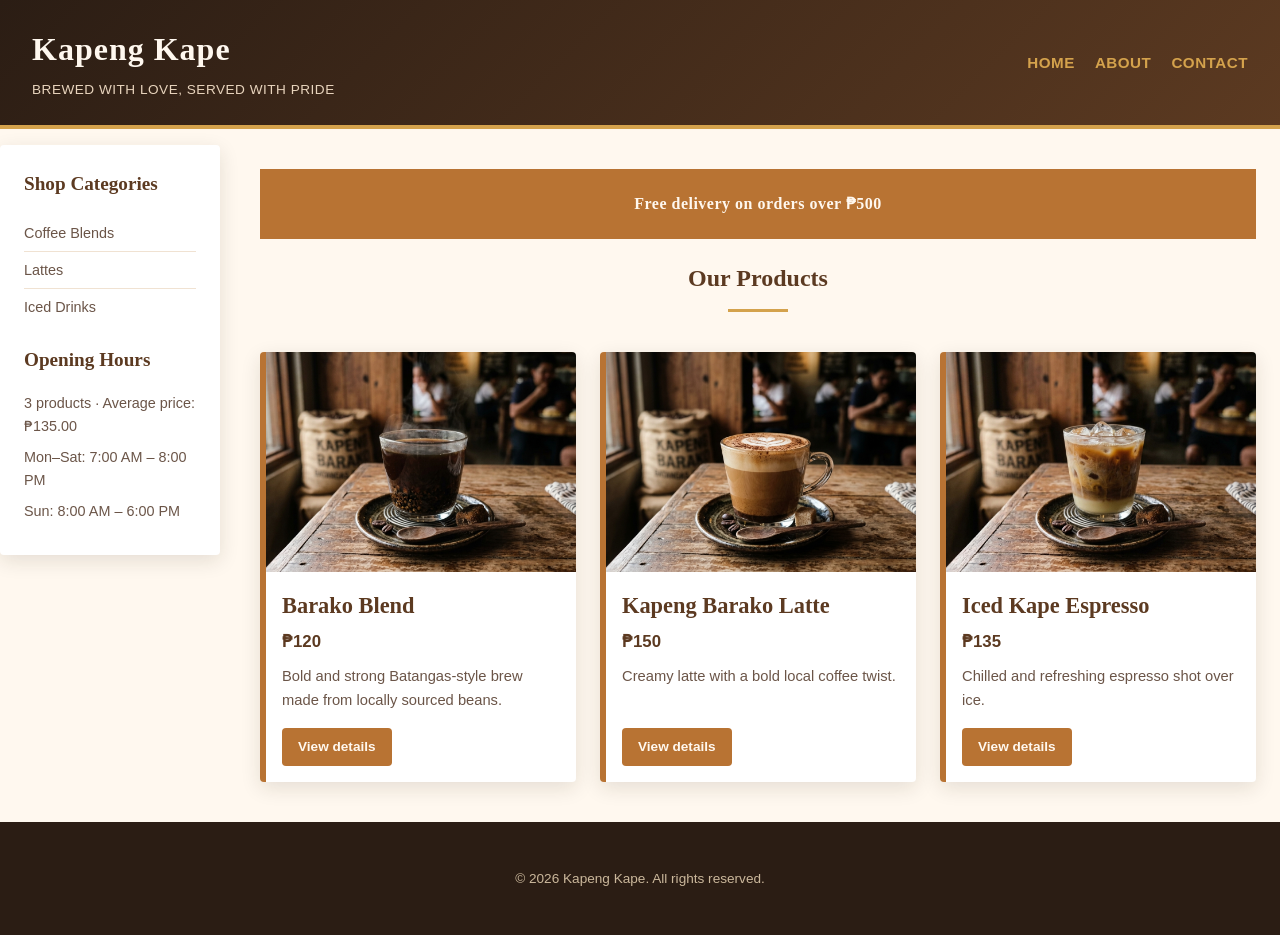
<file: index.html>
<!DOCTYPE html>
<html lang="en">
<head>
  <meta charset="UTF-8">
  <meta name="viewport" content="width=device-width, initial-scale=1.0">
  <title>Kapeng Kape</title>
  <link rel="stylesheet" href="style.css">
</head>
<body>

  <div class="page">

    <header class="site-header">
      <div class="brand">
        <h1 id="shop-name">Kapeng Kape</h1>
        <p>Brewed with love, served with pride</p>
      </div>

      <nav>
        <ul>
          <li><a href="index.html">Home</a></li>
          <li><a href="about.html">About</a></li>
          <li><a href="contact.html">Contact</a></li>
        </ul>
      </nav>
    </header>

    <aside>
      <h2>Shop Categories</h2>
      <ul>
        <li>Coffee Blends</li>
        <li>Lattes</li>
        <li>Iced Drinks</li>
      </ul>

      <h2>Opening Hours</h2>
      <p id="product-summary"></p>
      <p>Mon–Sat: 7:00 AM – 8:00 PM</p>
      <p>Sun: 8:00 AM – 6:00 PM</p>
    </aside>

    <main>
      <div class="promo-banner">
        Free delivery on orders over ₱500
      </div>

      <h2>Our Products</h2>

      <div class="product-grid">
        <article class="product-card">
          <img src="barako.png" alt="Cup of Barako Blend coffee">
          <div class="card-body">
            <h3>Barako Blend</h3>
            <span class="price">₱120</span>
            <p class="description">Bold and strong Batangas-style brew made from locally sourced beans.</p>
            <a class="view-details" href="products/blend.html">View details</a>
          </div>
        </article>

        <article class="product-card">
          <img src="latte.png" alt="Kapeng Barako Latte in a glass cup">
          <div class="card-body">
            <h3>Kapeng Barako Latte</h3>
            <span class="price">₱150</span>
            <p class="description">Creamy latte with a bold local coffee twist.</p>
            <a class="view-details" href="products/latte.html">View details</a>
          </div>
        </article>

        <article class="product-card">
          <img src="espresso.png" alt="Iced Kape Espresso in a tall glass">
          <div class="card-body">
            <h3>Iced Kape Espresso</h3>
            <span class="price">₱135</span>
            <p class="description">Chilled and refreshing espresso shot over ice.</p>
            <a class="view-details" href="products/espresso.html">View details</a>
          </div>
        </article>
      </div>
    </main>

    <footer>
      <p id="copyright">&copy; 2026 Kapeng Kape. All rights reserved.</p>
    </footer>

  </div>
<script src="script.js"></script>
</body>
</html>
</file>
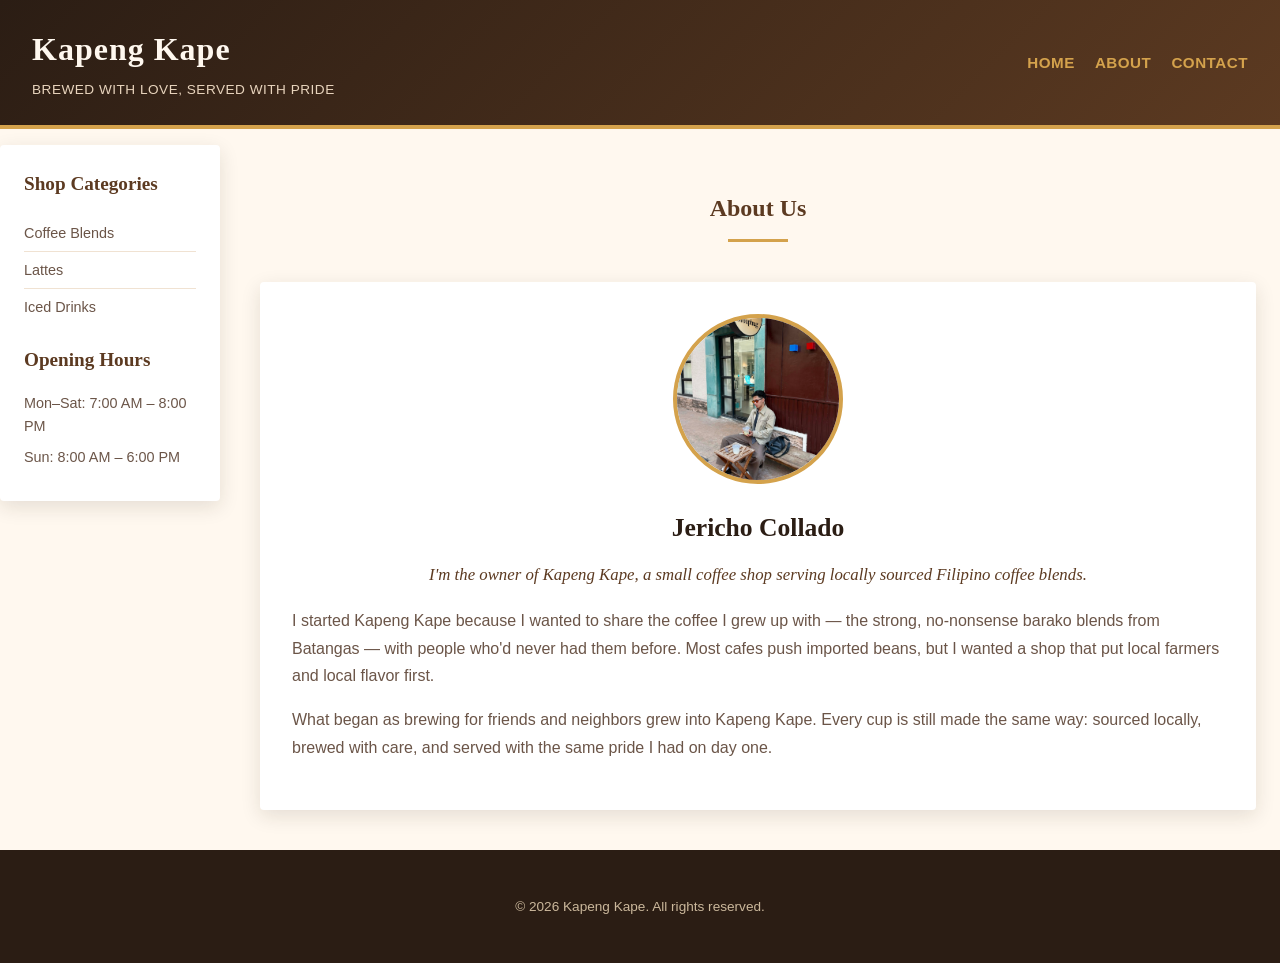
<file: about.html>
<!DOCTYPE html>
<html lang="en">
<head>
  <meta charset="UTF-8">
  <meta name="viewport" content="width=device-width, initial-scale=1.0">
  <title>About - Kapeng Kape</title>
  <link rel="stylesheet" href="style.css">
</head>
<body>

  <div class="page">

    <header class="site-header">
      <div class="brand">
        <h1 id="shop-name">Kapeng Kape</h1>
        <p>Brewed with love, served with pride</p>
      </div>

      <nav>
        <ul>
          <li><a href="index.html">Home</a></li>
          <li><a href="about.html">About</a></li>
          <li><a href="contact.html">Contact</a></li>
        </ul>
      </nav>
    </header>

    <aside>
      <h2>Shop Categories</h2>
      <ul>
        <li>Coffee Blends</li>
        <li>Lattes</li>
        <li>Iced Drinks</li>
      </ul>

      <h2>Opening Hours</h2>
      <p>Mon–Sat: 7:00 AM – 8:00 PM</p>
      <p>Sun: 8:00 AM – 6:00 PM</p>
    </aside>

    <main>
      <h2>About Us</h2>

      <section>
        <img src="owner.jpg" alt="Jericho Collado, owner of kapeng-kape" style="width: 170px; height: 170px; object-fit: cover; border-radius: 50%;">
        <h3>Jericho Collado</h3>
        <p>I'm the owner of Kapeng Kape, a small coffee shop serving locally sourced Filipino coffee blends.</p>

        <p>I started Kapeng Kape because I wanted to share the coffee I grew up with — the strong, no-nonsense barako blends from Batangas — with people who'd never had them before. Most cafes push imported beans, but I wanted a shop that put local farmers and local flavor first.</p>
        <p>What began as brewing for friends and neighbors grew into Kapeng Kape. Every cup is still made the same way: sourced locally, brewed with care, and served with the same pride I had on day one.</p>
      </section>
    </main>

    <footer>
      <p id="copyright">&copy; 2026 Kapeng Kape. All rights reserved.</p>
    </footer>

  </div>
<script src="script.js"></script>
</body>
</html>
</file>
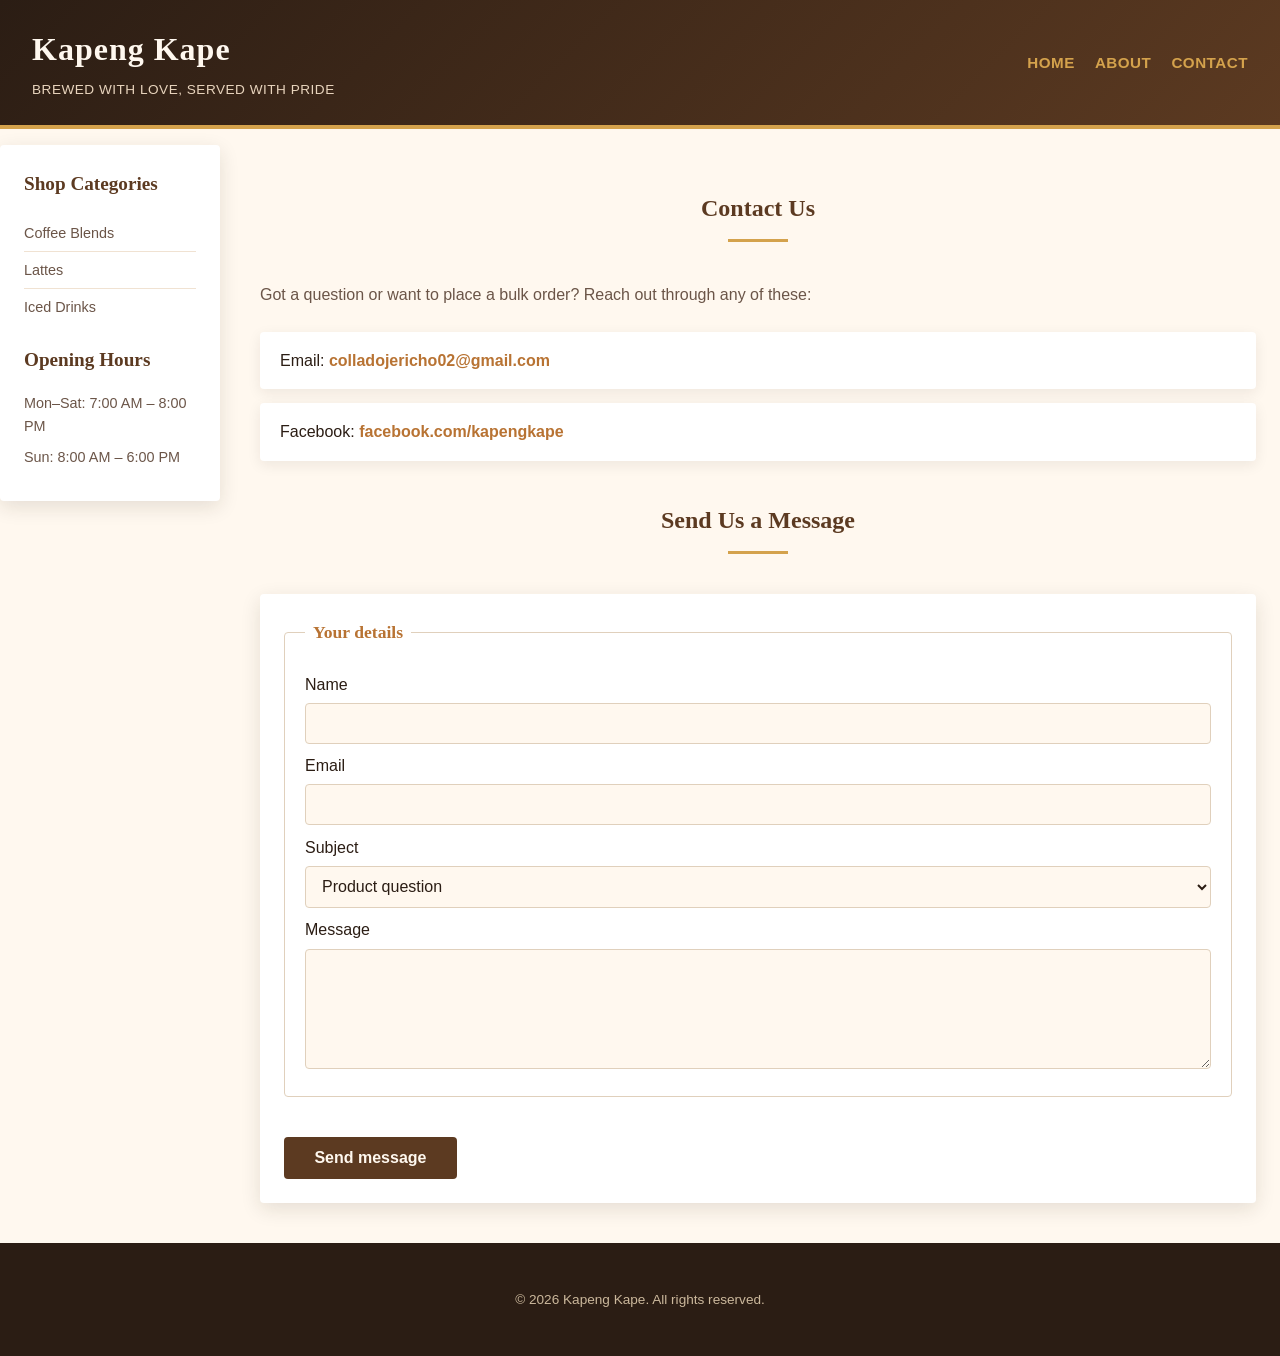
<file: contact.html>
<!DOCTYPE html>
<html lang="en">
<head>
  <meta charset="UTF-8">
  <meta name="viewport" content="width=device-width, initial-scale=1.0">
  <title>Contact - Kapeng Kape</title>
  <link rel="stylesheet" href="style.css">
</head>
<body>

  <div class="page">

    <header class="site-header">
      <div class="brand">
        <h1 id="shop-name">Kapeng Kape</h1>
        <p>Brewed with love, served with pride</p>
      </div>

      <nav>
        <ul>
          <li><a href="index.html">Home</a></li>
          <li><a href="about.html">About</a></li>
          <li><a href="contact.html">Contact</a></li>
        </ul>
      </nav>
    </header>

    <aside>
      <h2>Shop Categories</h2>
      <ul>
        <li>Coffee Blends</li>
        <li>Lattes</li>
        <li>Iced Drinks</li>
      </ul>

      <h2>Opening Hours</h2>
      <p>Mon–Sat: 7:00 AM – 8:00 PM</p>
      <p>Sun: 8:00 AM – 6:00 PM</p>
    </aside>

    <main>
      <h2>Contact Us</h2>
      <p>Got a question or want to place a bulk order? Reach out through any of these:</p>

      <ul class="contact-list">
        <li>Email: <a href="mailto:colladojericho02@gmail.com">colladojericho02@gmail.com</a></li>
        <li>Facebook: <a href="https://www.facebook.com/">facebook.com/kapengkape</a></li>
      </ul>

      <h2>Send Us a Message</h2>
      <form>
        <fieldset>
          <legend>Your details</legend>

          <label for="name">Name</label>
          <input type="text" id="name" name="name" required>

          <label for="email">Email</label>
          <input type="email" id="email" name="email" required>

          <label for="subject">Subject</label>
          <select id="subject" name="subject">
            <option value="product-question">Product question</option>
            <option value="order-status">Order status</option>
            <option value="wholesale">Wholesale enquiry</option>
            <option value="other">Something else</option>
          </select>

          <label for="message">Message</label>
          <textarea id="message" name="message" required></textarea>
        </fieldset>

        <button type="submit">Send message</button>
      </form>
    </main>

    <footer>
      <p id="copyright">&copy; 2026 Kapeng Kape. All rights reserved.</p>
    </footer>

  </div>
<script src="script.js"></script>
</body>
</html>
</file>
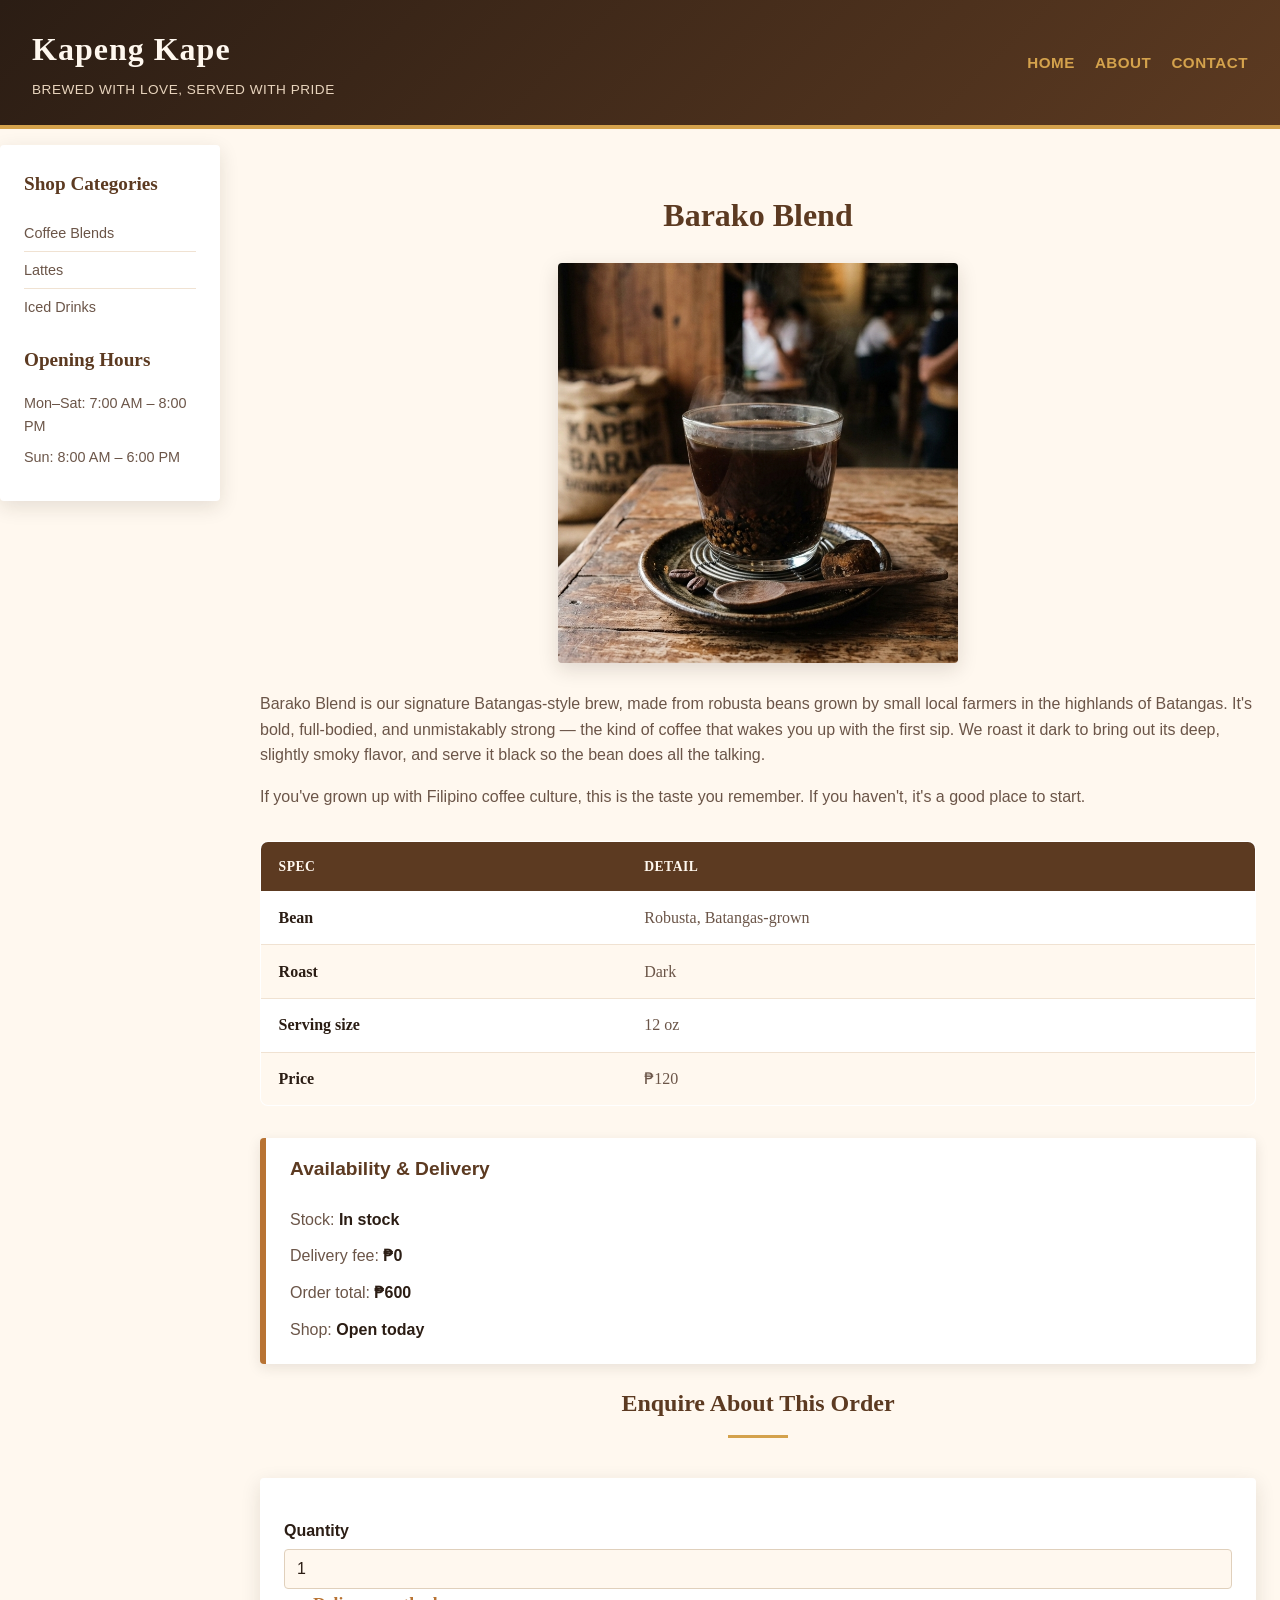
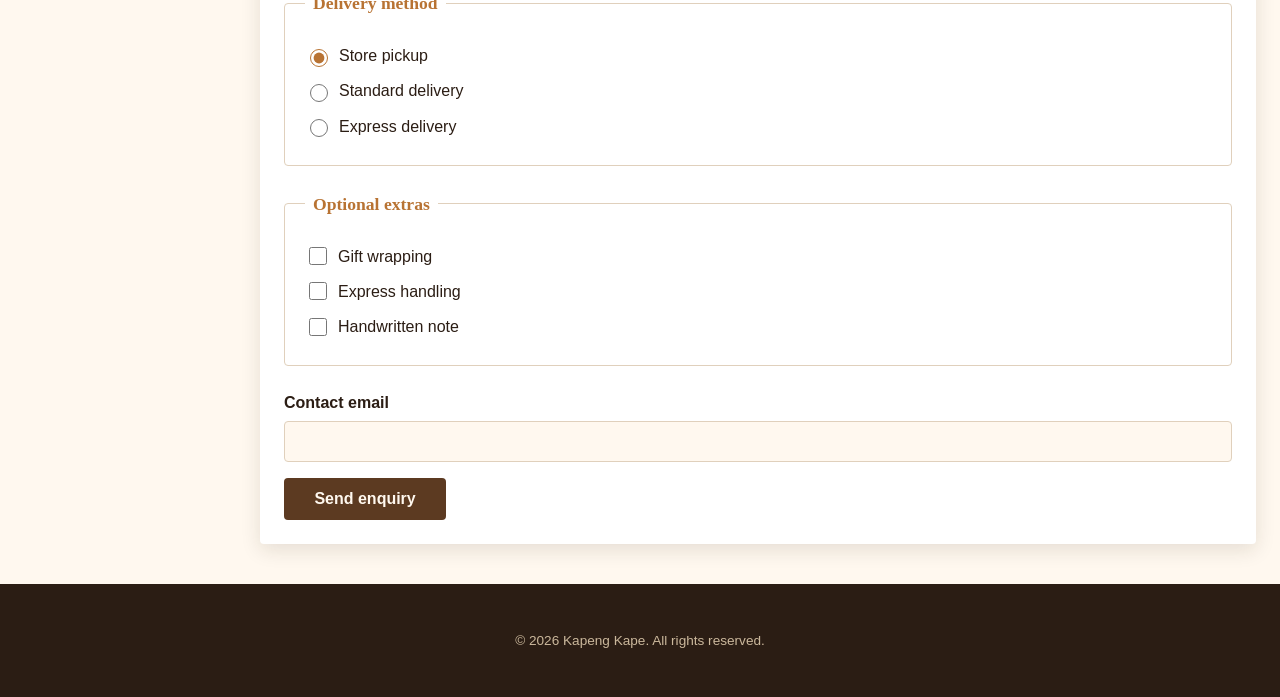
<file: products/blend.html>
<!DOCTYPE html>
<html lang="en">
<head>
  <meta charset="UTF-8">
  <meta name="viewport" content="width=device-width, initial-scale=1.0">
  <title>Barako Blend - Kapeng Kape</title>
  <link rel="stylesheet" href="../style.css">
</head>
<body>

  <div class="page">

    <header class="site-header">
      <div class="brand">
        <h1 id="shop-name">Kapeng Kape</h1>
        <p>Brewed with love, served with pride</p>
      </div>

      <nav>
        <ul>
          <li><a href="../index.html">Home</a></li>
          <li><a href="../about.html">About</a></li>
          <li><a href="../contact.html">Contact</a></li>
        </ul>
      </nav>
    </header>

    <aside>
      <h2>Shop Categories</h2>
      <ul>
        <li>Coffee Blends</li>
        <li>Lattes</li>
        <li>Iced Drinks</li>
      </ul>

      <h2>Opening Hours</h2>
      <p>Mon–Sat: 7:00 AM – 8:00 PM</p>
      <p>Sun: 8:00 AM – 6:00 PM</p>
    </aside>

    <main>
      <h1>Barako Blend</h1>

      <img src="../barako.png" alt="..." class="product-photo">

      <p>Barako Blend is our signature Batangas-style brew, made from robusta beans grown by small local farmers in the highlands of Batangas. It's bold, full-bodied, and unmistakably strong — the kind of coffee that wakes you up with the first sip. We roast it dark to bring out its deep, slightly smoky flavor, and serve it black so the bean does all the talking.</p>
      <p>If you've grown up with Filipino coffee culture, this is the taste you remember. If you haven't, it's a good place to start.</p>

      <div class="table-wrapper">
      <table>
        <thead>
          <tr>
            <th>Spec</th>
            <th>Detail</th>
          </tr>
        </thead>
        <tbody>
          <tr>
            <td>Bean</td>
            <td>Robusta, Batangas-grown</td>
          </tr>
          <tr>
            <td>Roast</td>
            <td>Dark</td>
          </tr>
          <tr>
            <td>Serving size</td>
            <td>12 oz</td>
          </tr>
          <tr>
            <td>Price</td>
            <td>₱120</td>
          </tr>
        </tbody>
      </table>
      </div>

            <div class="status-box" id="product-status" data-stock="25" data-order-total="600" data-member="true">
        <h2>Availability &amp; Delivery</h2>
        <ul>
          <li>Stock: <strong id="stock-status"></strong></li>
          <li>Delivery fee: <strong id="delivery-fee"></strong></li>
          <li>Order total: <strong id="final-total"></strong></li>
          <li>Shop: <strong id="shop-status"></strong></li>
        </ul>
      </div>

      <h2 class="form-heading">Enquire About This Order</h2>
      <form class="enquiry-form">
        <label for="quantity">Quantity</label>
        <input type="number" id="quantity" name="quantity" min="1" max="20" value="1" required>

        <fieldset>
          <legend>Delivery method</legend>

          <label for="delivery-pickup">
            <input type="radio" id="delivery-pickup" name="delivery" value="pickup" checked>
            Store pickup
          </label>

          <label for="delivery-standard">
            <input type="radio" id="delivery-standard" name="delivery" value="standard">
            Standard delivery
          </label>

          <label for="delivery-express">
            <input type="radio" id="delivery-express" name="delivery" value="express">
            Express delivery
          </label>
        </fieldset>

        <fieldset>
          <legend>Optional extras</legend>

          <label for="extra-giftwrap">
            <input type="checkbox" id="extra-giftwrap" name="extras" value="gift-wrapping">
            Gift wrapping
          </label>

          <label for="extra-express-handling">
            <input type="checkbox" id="extra-express-handling" name="extras" value="express-handling">
            Express handling
          </label>

          <label for="extra-note">
            <input type="checkbox" id="extra-note" name="extras" value="handwritten-note">
            Handwritten note
          </label>
        </fieldset>

        <label for="enquiry-email">Contact email</label>
        <input type="email" id="enquiry-email" name="enquiry-email" required>

        <button type="submit">Send enquiry</button>
      </form>
    </main>

    <footer>
      <p id="copyright">&copy; 2026 Kapeng Kape. All rights reserved.</p>
    </footer>

  </div>
  <script src="../script.js"></script>
</body>
</html>
</file>
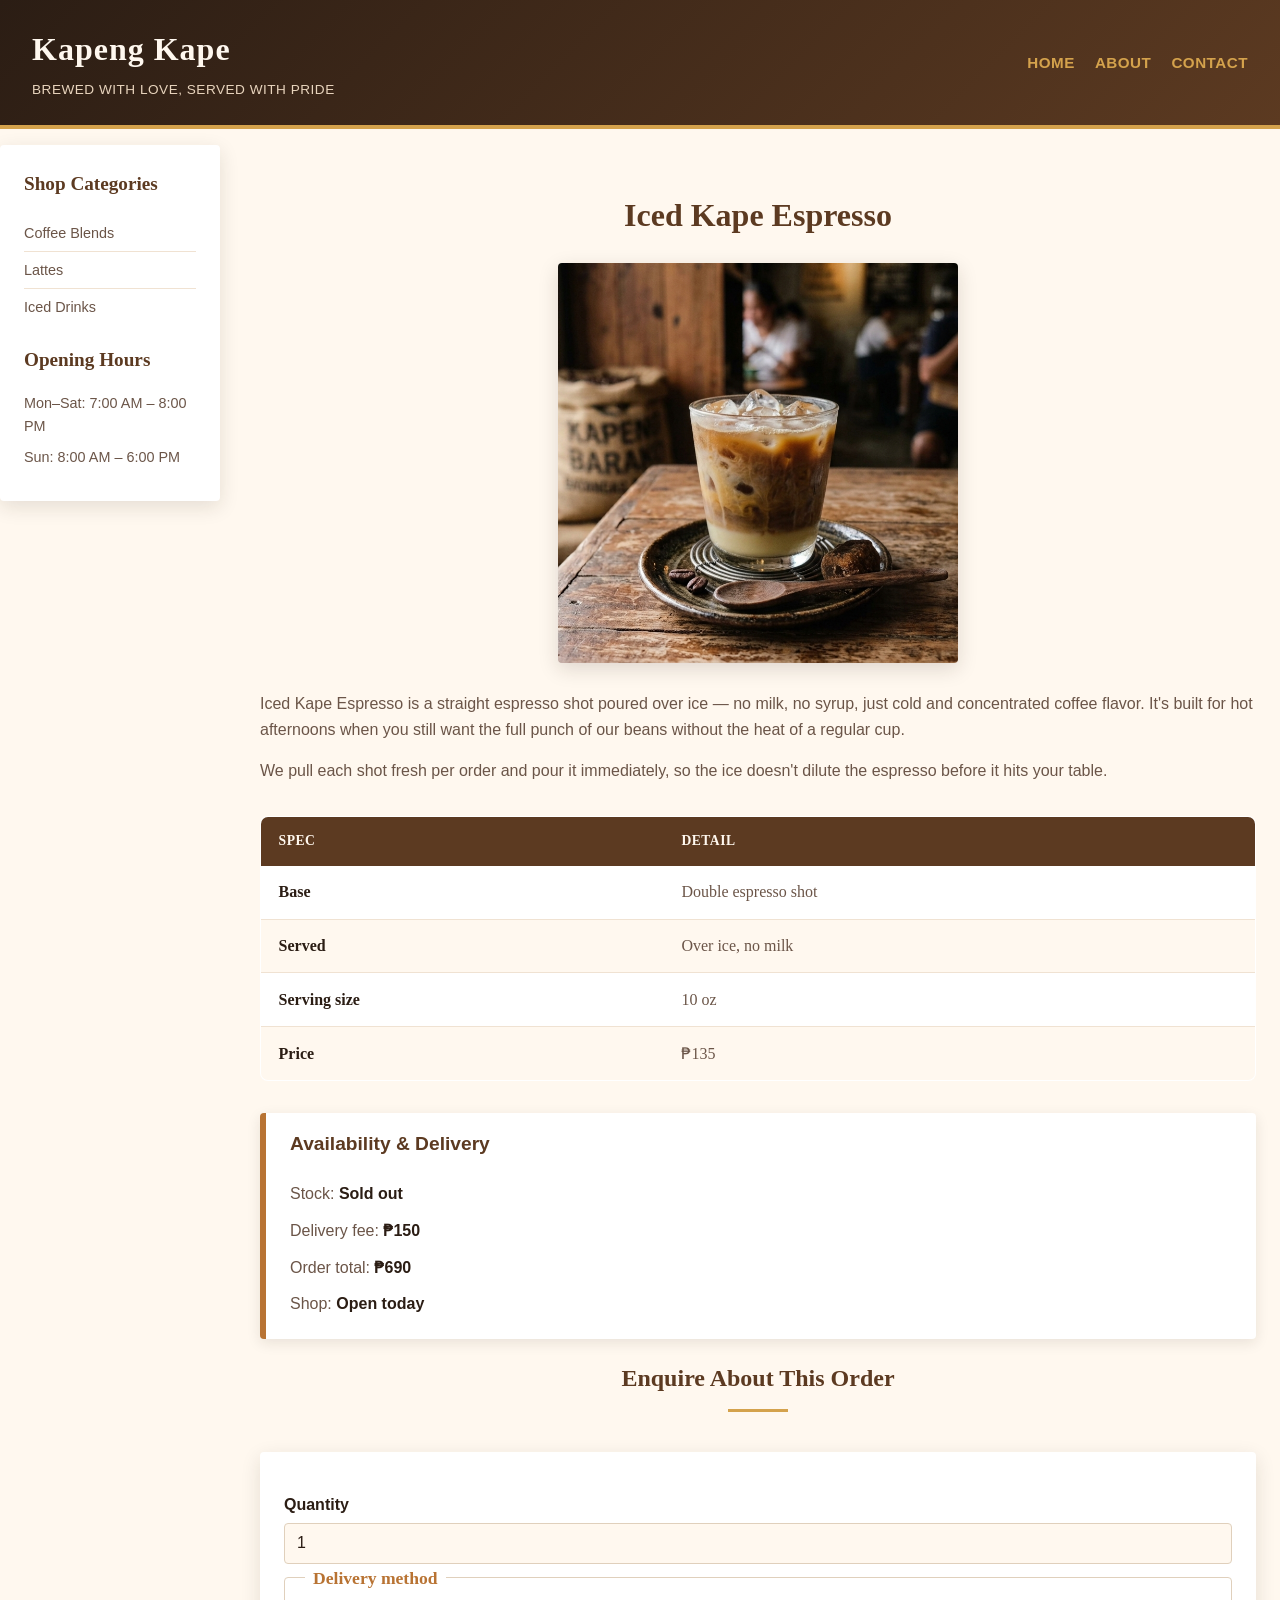
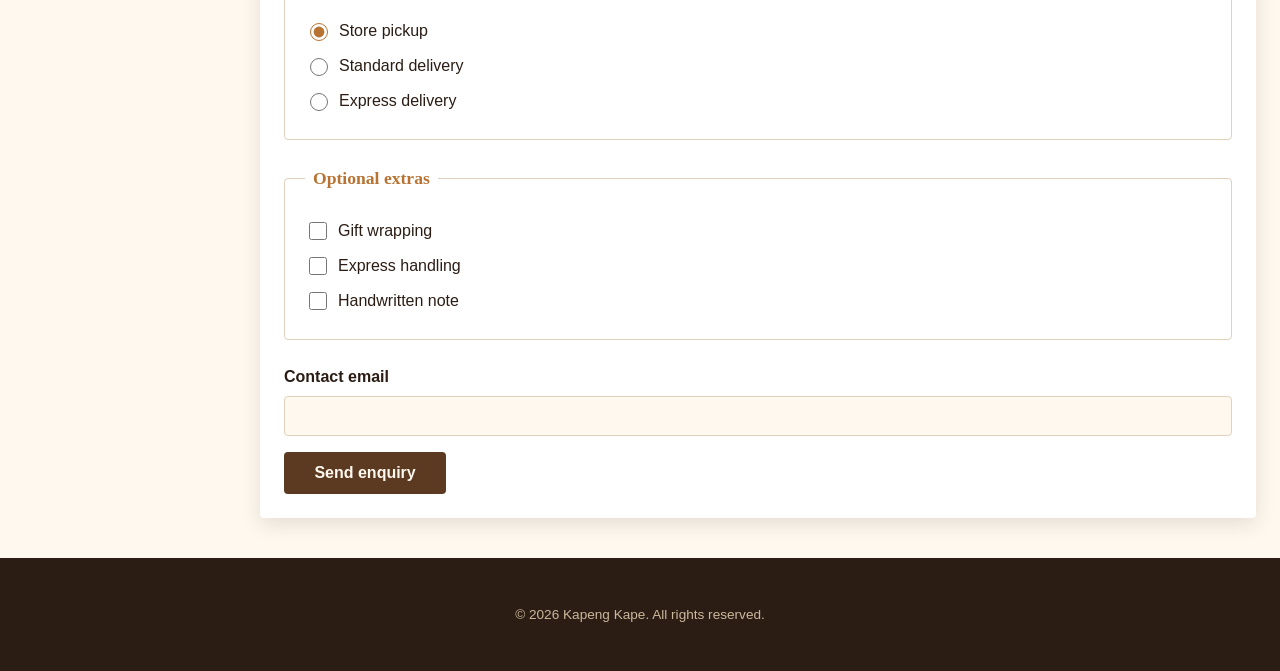
<file: products/espresso.html>
<!DOCTYPE html>
<html lang="en">
<head>
  <meta charset="UTF-8">
  <meta name="viewport" content="width=device-width, initial-scale=1.0">
  <title>Iced Kape Espresso - Kapeng Kape</title>
  <link rel="stylesheet" href="../style.css">
</head>
<body>

  <div class="page">

    <header class="site-header">
      <div class="brand">
        <h1 id="shop-name">Kapeng Kape</h1>
        <p>Brewed with love, served with pride</p>
      </div>

      <nav>
        <ul>
          <li><a href="../index.html">Home</a></li>
          <li><a href="../about.html">About</a></li>
          <li><a href="../contact.html">Contact</a></li>
        </ul>
      </nav>
    </header>

    <aside>
      <h2>Shop Categories</h2>
      <ul>
        <li>Coffee Blends</li>
        <li>Lattes</li>
        <li>Iced Drinks</li>
      </ul>

      <h2>Opening Hours</h2>
      <p>Mon–Sat: 7:00 AM – 8:00 PM</p>
      <p>Sun: 8:00 AM – 6:00 PM</p>
    </aside>

    <main>
      <h1>Iced Kape Espresso</h1>

      <img src="../espresso.png" alt="..." class="product-photo">

      <p>Iced Kape Espresso is a straight espresso shot poured over ice — no milk, no syrup, just cold and concentrated coffee flavor. It's built for hot afternoons when you still want the full punch of our beans without the heat of a regular cup.</p>
      <p>We pull each shot fresh per order and pour it immediately, so the ice doesn't dilute the espresso before it hits your table.</p>

      <div class="table-wrapper">
      <table>
        <thead>
          <tr>
            <th>Spec</th>
            <th>Detail</th>
          </tr>
        </thead>
        <tbody>
          <tr>
            <td>Base</td>
            <td>Double espresso shot</td>
          </tr>
          <tr>
            <td>Served</td>
            <td>Over ice, no milk</td>
          </tr>
          <tr>
            <td>Serving size</td>
            <td>10 oz</td>
          </tr>
          <tr>
            <td>Price</td>
            <td>₱135</td>
          </tr>
        </tbody>
      </table>
      </div>

      <div class="status-box" id="product-status" data-stock="0" data-order-total="540" data-member="false">
        <h2>Availability &amp; Delivery</h2>
        <ul>
          <li>Stock: <strong id="stock-status"></strong></li>
          <li>Delivery fee: <strong id="delivery-fee"></strong></li>
          <li>Order total: <strong id="final-total"></strong></li>
          <li>Shop: <strong id="shop-status"></strong></li>
        </ul>
      </div>

      <h2 class="form-heading">Enquire About This Order</h2>
      <form class="enquiry-form">
        <label for="quantity">Quantity</label>
        <input type="number" id="quantity" name="quantity" min="1" max="20" value="1" required>

        <fieldset>
          <legend>Delivery method</legend>

          <label for="delivery-pickup">
            <input type="radio" id="delivery-pickup" name="delivery" value="pickup" checked>
            Store pickup
          </label>

          <label for="delivery-standard">
            <input type="radio" id="delivery-standard" name="delivery" value="standard">
            Standard delivery
          </label>

          <label for="delivery-express">
            <input type="radio" id="delivery-express" name="delivery" value="express">
            Express delivery
          </label>
        </fieldset>

        <fieldset>
          <legend>Optional extras</legend>

          <label for="extra-giftwrap">
            <input type="checkbox" id="extra-giftwrap" name="extras" value="gift-wrapping">
            Gift wrapping
          </label>

          <label for="extra-express-handling">
            <input type="checkbox" id="extra-express-handling" name="extras" value="express-handling">
            Express handling
          </label>

          <label for="extra-note">
            <input type="checkbox" id="extra-note" name="extras" value="handwritten-note">
            Handwritten note
          </label>
        </fieldset>

        <label for="enquiry-email">Contact email</label>
        <input type="email" id="enquiry-email" name="enquiry-email" required>

        <button type="submit">Send enquiry</button>
      </form>
    </main>

    <footer>
      <p id="copyright">&copy; 2026 Kapeng Kape. All rights reserved.</p>
    </footer>

  </div>
  <script src="../script.js"></script>
</body>
</html>
</file>
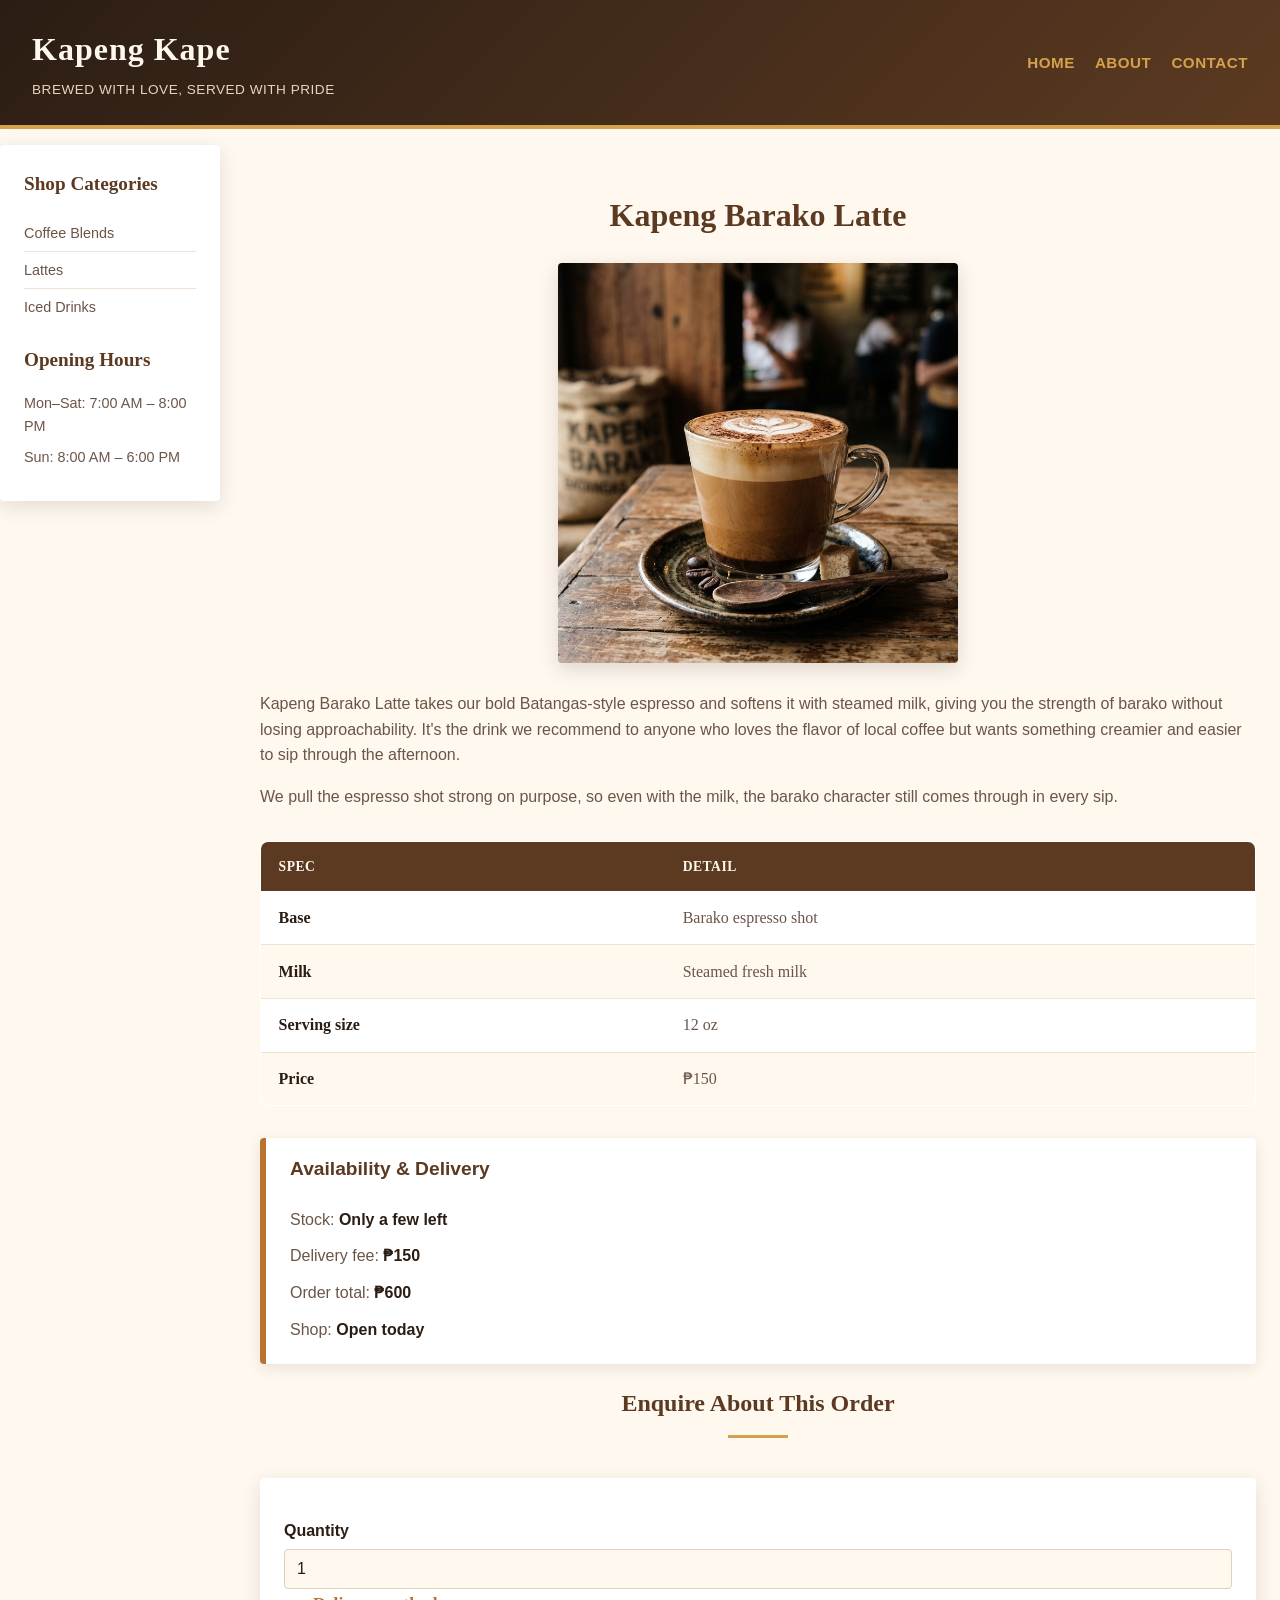
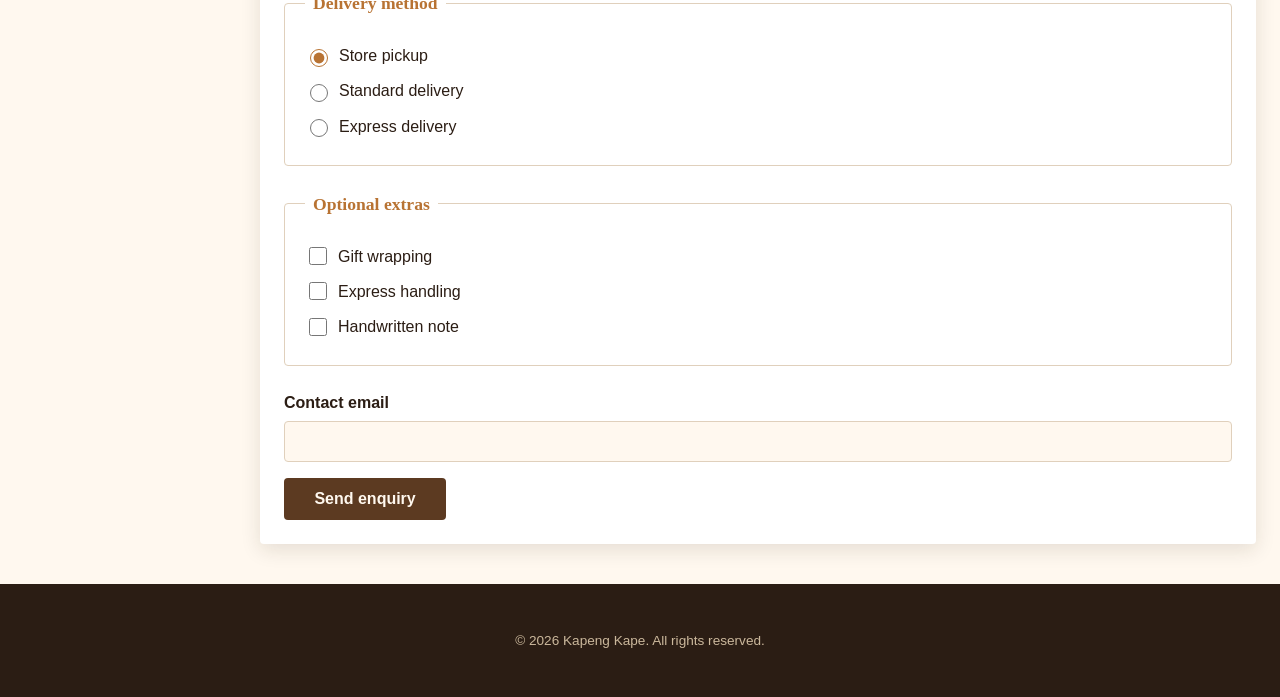
<file: products/latte.html>
<!DOCTYPE html>
<html lang="en">
<head>
  <meta charset="UTF-8">
  <meta name="viewport" content="width=device-width, initial-scale=1.0">
  <title>Kapeng Barako Latte - Kapeng Kape</title>
  <link rel="stylesheet" href="../style.css">
</head>
<body>

  <div class="page">

    <header class="site-header">
      <div class="brand">
        <h1 id="shop-name">Kapeng Kape</h1>
        <p>Brewed with love, served with pride</p>
      </div>

      <nav>
        <ul>
          <li><a href="../index.html">Home</a></li>
          <li><a href="../about.html">About</a></li>
          <li><a href="../contact.html">Contact</a></li>
        </ul>
      </nav>
    </header>

    <aside>
      <h2>Shop Categories</h2>
      <ul>
        <li>Coffee Blends</li>
        <li>Lattes</li>
        <li>Iced Drinks</li>
      </ul>

      <h2>Opening Hours</h2>
      <p>Mon–Sat: 7:00 AM – 8:00 PM</p>
      <p>Sun: 8:00 AM – 6:00 PM</p>
    </aside>

    <main>
      <h1>Kapeng Barako Latte</h1>

     <img src="../latte.png" alt="..." class="product-photo">

      <p>Kapeng Barako Latte takes our bold Batangas-style espresso and softens it with steamed milk, giving you the strength of barako without losing approachability. It's the drink we recommend to anyone who loves the flavor of local coffee but wants something creamier and easier to sip through the afternoon.</p>
      <p>We pull the espresso shot strong on purpose, so even with the milk, the barako character still comes through in every sip.</p>

      <div class="table-wrapper">
      <table>
        <thead>
          <tr>
            <th>Spec</th>
            <th>Detail</th>
          </tr>
        </thead>
        <tbody>
          <tr>
            <td>Base</td>
            <td>Barako espresso shot</td>
          </tr>
          <tr>
            <td>Milk</td>
            <td>Steamed fresh milk</td>
          </tr>
          <tr>
            <td>Serving size</td>
            <td>12 oz</td>
          </tr>
          <tr>
            <td>Price</td>
            <td>₱150</td>
          </tr>
        </tbody>
      </table>
      </div>

      <div class="status-box" id="product-status" data-stock="6" data-order-total="450" data-member="true">
        <h2>Availability &amp; Delivery</h2>
        <ul>
          <li>Stock: <strong id="stock-status"></strong></li>
          <li>Delivery fee: <strong id="delivery-fee"></strong></li>
          <li>Order total: <strong id="final-total"></strong></li>
          <li>Shop: <strong id="shop-status"></strong></li>
        </ul>
      </div>

      <h2 class="form-heading">Enquire About This Order</h2>
      <form class="enquiry-form">
        <label for="quantity">Quantity</label>
        <input type="number" id="quantity" name="quantity" min="1" max="20" value="1" required>

        <fieldset>
          <legend>Delivery method</legend>

          <label for="delivery-pickup">
            <input type="radio" id="delivery-pickup" name="delivery" value="pickup" checked>
            Store pickup
          </label>

          <label for="delivery-standard">
            <input type="radio" id="delivery-standard" name="delivery" value="standard">
            Standard delivery
          </label>

          <label for="delivery-express">
            <input type="radio" id="delivery-express" name="delivery" value="express">
            Express delivery
          </label>
        </fieldset>

        <fieldset>
          <legend>Optional extras</legend>

          <label for="extra-giftwrap">
            <input type="checkbox" id="extra-giftwrap" name="extras" value="gift-wrapping">
            Gift wrapping
          </label>

          <label for="extra-express-handling">
            <input type="checkbox" id="extra-express-handling" name="extras" value="express-handling">
            Express handling
          </label>

          <label for="extra-note">
            <input type="checkbox" id="extra-note" name="extras" value="handwritten-note">
            Handwritten note
          </label>
        </fieldset>

        <label for="enquiry-email">Contact email</label>
        <input type="email" id="enquiry-email" name="enquiry-email" required>

        <button type="submit">Send enquiry</button>
      </form>
    </main>

    <footer>
      <p id="copyright">&copy; 2026 Kapeng Kape. All rights reserved.</p>
    </footer>

  </div>
  <script src="../script.js"></script>
</body>
</html>
</file>
<file: style.css>
/* =========================================
   1. VARIABLES
   ========================================= */
:root {
  --brand: #b87333;       /* caramel - brand accent color */
  --ink: #2b1d14;          /* espresso - dark text/ink color */
  --muted: #6b5548;        /* muted grey-brown for secondary text (adjusted for contrast) */
  --bg-light: #fff8ef;     /* light cream background */
  --roast: #5c3a21;        /* deep roast brown, used for headers/accents */
  --panel: #ffffff;        /* white panel background for cards/forms */
  --gold: #d4a24c;         /* gold accent for borders/focus states */
}

/* =========================================
   2. BASE STYLES
   ========================================= */
* {
  box-sizing: border-box;
}

body {
  margin: 0;
  font-family: Georgia, 'Times New Roman', serif;
  line-height: 1.6;
  color: var(--ink);
  background-color: var(--bg-light);
  overflow-x: hidden;
}

img {
  max-width: 100%;
  height: auto;
  display: block;
}

/* =========================================
   3. LAYOUT REGIONS
   ========================================= */

/* --- Page grid skeleton (mobile-first, Lesson 7.5) --- */
.page {
  display: grid;
  grid-template-columns: 1fr;
  grid-template-areas:
    "masthead"
    "main"
    "side"
    "foot";
  gap: 16px;
}

/* Enhance at tablet and up */
@media (min-width: 700px) {
  .page {
    grid-template-columns: 220px 1fr;
    grid-template-areas:
      "masthead masthead"
      "side     main"
      "foot     foot";
  }
}

.site-header { grid-area: masthead; }
aside  { grid-area: side; }
main   { grid-area: main; }
footer { grid-area: foot; }

/* --- Header (flexbox) --- */
.site-header {
  display: flex;
  justify-content: space-between;
  align-items: center;
  flex-wrap: wrap;
  gap: 1rem;
  background: linear-gradient(135deg, var(--ink), var(--roast));
  color: var(--bg-light);
  padding: 1.5rem 2rem;
  border-bottom: 4px solid var(--gold);
}

.brand h1 {
  margin: 0;
  font-size: 2rem;
  letter-spacing: 1px;
}

.brand p {
  font-family: 'Segoe UI', Tahoma, Geneva, Verdana, sans-serif;
  margin: 0.25rem 0 0;
  color: #e8d4bd;
  font-size: 0.85rem;
  letter-spacing: 0.5px;
  text-transform: uppercase;
}

/* --- Nav bar --- */
.site-header nav ul {
  display: flex;
  flex-wrap: wrap;
  gap: 20px;
  list-style: none;
  padding: 0;
  margin: 0;
}

.site-header nav a {
  color: var(--gold);
  text-decoration: none;
  font-family: 'Segoe UI', Tahoma, Geneva, Verdana, sans-serif;
  font-weight: 600;
  font-size: 0.95rem;
  text-transform: uppercase;
  letter-spacing: 0.5px;
  padding-bottom: 4px;
  border-bottom: 2px solid transparent;
  transition: border-color 0.2s ease, color 0.2s ease;
}

.site-header nav a:hover,
.site-header nav a:focus {
  color: var(--bg-light);
  border-bottom-color: var(--bg-light);
}

/* --- Centered promo banner (Lesson 6.4 technique) --- */
.promo-banner {
  height: 70px;
  display: flex;
  justify-content: center;
  align-items: center;
  background-color: var(--brand);
  color: var(--bg-light);
  font-weight: 700;
  text-align: center;
  letter-spacing: 0.5px;
  padding: 0 1rem;
}

/* --- Main --- */
main {
  max-width: 100%;
  padding: 1.5rem;
}

main h1,
main h2 {
  text-align: center;
  color: var(--roast);
}

main h2::after {
  content: "";
  display: block;
  width: 60px;
  height: 3px;
  background-color: var(--gold);
  margin: 0.75rem auto 2.5rem;
}

main > p {
  font-family: 'Segoe UI', Tahoma, Geneva, Verdana, sans-serif;
  color: var(--muted);
}

/* --- Footer --- */
footer {
  text-align: center;
  padding: 2rem 1.5rem;
  background-color: var(--ink);
  color: #cbb89c;
  font-family: 'Segoe UI', Tahoma, Geneva, Verdana, sans-serif;
  font-size: 0.85rem;
}

/* --- Sidebar --- */
aside {
  background-color: var(--panel);
  border-radius: 4px;
  padding: 1.5rem;
  box-shadow: 0 6px 20px rgba(43, 29, 20, 0.12);
  align-self: start;
  font-family: 'Segoe UI', Tahoma, Geneva, Verdana, sans-serif;
}

aside h2 {
  font-family: Georgia, serif;
  color: var(--roast);
  font-size: 1.2rem;
  text-align: left;
  margin-top: 0;
}

aside ul {
  list-style: none;
  padding: 0;
  margin: 0 0 1.25rem;
}

aside ul li {
  padding: 0.4rem 0;
  border-bottom: 1px solid #f0e2d2;
  color: var(--muted);
  font-size: 0.9rem;
}

aside ul li:last-child {
  border-bottom: none;
}

aside p {
  color: var(--muted);
  font-size: 0.9rem;
  margin: 0 0 0.5rem;
}

/* =========================================
   4. COMPONENTS
   ========================================= */

/* --- Product card grid (index.html) - Flexbox layout, wraps responsively --- */
.product-grid {
  display: flex;
  flex-wrap: wrap;
  gap: 24px;
}

.product-card {
  flex: 1 1 240px;
  max-width: 100%;
  background-color: var(--panel);
  border-radius: 4px;
  border-left: 6px solid var(--brand);
  overflow: hidden;
  box-shadow: 0 6px 20px rgba(43, 29, 20, 0.12);
  transition: transform 0.2s ease, box-shadow 0.2s ease;
  display: flex;
  flex-direction: column;
}

.product-card:hover {
  transform: translateY(-4px);
  box-shadow: 0 10px 26px rgba(43, 29, 20, 0.18);
}

.product-card img {
  width: 100%;
  height: 220px;
  object-fit: cover;
  display: block;
}

.card-body {
  padding: 16px;
  font-family: 'Segoe UI', Tahoma, Geneva, Verdana, sans-serif;
  flex: 1;
  display: flex;
  flex-direction: column;
}

.card-body h3 {
  font-family: Georgia, serif;
  margin: 0 0 0.3rem;
  color: var(--roast);
  font-size: 1.4rem;
  font-weight: 700;
}

.card-body .price {
  display: inline-block;
  color: var(--roast);
  font-weight: 700;
  font-size: 1.05rem;
  margin-bottom: 0.6rem;
}

.card-body .description {
  color: var(--muted);
  font-size: 0.92rem;
  margin: 0 0 1rem;
  flex: 1;
}

.card-body a.view-details {
  align-self: flex-start;
  color: var(--bg-light);
  background-color: var(--brand);
  text-decoration: none;
  font-weight: 600;
  font-size: 0.85rem;
  padding: 0.5rem 1rem;
  border-radius: 4px;
  transition: background-color 0.2s ease;
}

.card-body a.view-details:hover {
  background-color: var(--roast);
}

/* --- Availability & delivery box (product detail page) --- */
.status-box {
  background-color: var(--panel);
  border-left: 6px solid var(--brand);
  border-radius: 4px;
  padding: 1rem 1.5rem;
  margin-top: 2rem;
  box-shadow: 0 4px 14px rgba(43, 29, 20, 0.1);
  font-family: 'Segoe UI', Tahoma, Geneva, Verdana, sans-serif;
}

.status-box h2 {
  margin-top: 0;
  font-size: 1.2rem;
  text-align: left;
}

.status-box h2::after {
  display: none;
}

.status-box ul {
  list-style: none;
  padding: 0;
  margin: 0;
  color: var(--muted);
}

.status-box li {
  padding: 0.35rem 0;
}

.status-box strong {
  color: var(--ink);
}
/* --- About page profile section --- */
section {
  background-color: var(--panel);
  border-radius: 4px;
  box-shadow: 0 6px 20px rgba(43, 29, 20, 0.12);
  padding: 2rem;
  text-align: center;
}

section img {
  margin: 0 auto 1.5rem;
  border: 4px solid var(--gold);
  border-radius: 50%;
}

section h3 {
  margin: 0 0 0.75rem;
  font-size: 1.6rem;
  color: var(--ink);
}

section p {
  font-family: 'Segoe UI', Tahoma, Geneva, Verdana, sans-serif;
  text-align: left;
  color: var(--muted);
  line-height: 1.7;
  margin: 0 0 1.1rem;
}

section p:first-of-type {
  text-align: center;
  font-style: italic;
  color: var(--roast);
  font-family: Georgia, serif;
  font-size: 1.05rem;
}

/* --- Contact list --- */
ul.contact-list {
  list-style: none;
  padding: 0;
  margin: 1.5rem 0 2.5rem;
  font-family: 'Segoe UI', Tahoma, Geneva, Verdana, sans-serif;
}

ul.contact-list li {
  background-color: var(--panel);
  border-radius: 4px;
  padding: 1rem 1.25rem;
  margin-bottom: 0.85rem;
  box-shadow: 0 4px 14px rgba(43, 29, 20, 0.08);
}

ul.contact-list a {
  color: var(--brand);
  font-weight: 700;
  text-decoration: none;
}

ul.contact-list a:hover {
  color: var(--roast);
  text-decoration: underline;
}

/* --- Forms (contact form + order enquiry form) --- */
form {
  background-color: var(--panel);
  border-radius: 4px;
  padding: 1.5rem;
  box-shadow: 0 6px 20px rgba(43, 29, 20, 0.12);
  font-family: 'Segoe UI', Tahoma, Geneva, Verdana, sans-serif;
}

fieldset {
  border: 1px solid #e0d0bc;
  border-radius: 4px;
  padding: 1rem 1.25rem 1.25rem;
  margin: 0 0 1.5rem;
}

legend {
  font-family: Georgia, serif;
  font-weight: 700;
  font-size: 1.1rem;
  color: var(--brand);
  padding: 0 0.5rem;
}

label {
  display: block;
  font-weight: 600;
  margin-top: 1rem;
  margin-bottom: 0.35rem;
  color: var(--ink);
}

fieldset label {
  display: flex;
  align-items: center;
  gap: 0.5rem;
  font-weight: 500;
  margin-top: 0.6rem;
}

input[type="text"],
input[type="email"],
input[type="number"],
select,
textarea {
  width: 100%;
  padding: 0.65rem 0.75rem;
  border: 1px solid #e0d0bc;
  border-radius: 4px;
  font-size: 1rem;
  font-family: inherit;
  background-color: var(--bg-light);
  color: var(--ink);
}

input[type="text"]:focus,
input[type="email"]:focus,
input[type="number"]:focus,
select:focus,
textarea:focus {
  outline: 3px solid var(--brand);
  outline-offset: 2px;
  border-color: var(--brand);
}

input[type="radio"],
input[type="checkbox"] {
  width: 18px;
  height: 18px;
  accent-color: var(--brand);
}

textarea {
  resize: vertical;
  min-height: 120px;
}

button[type="submit"] {
  margin-top: 1rem;
  background-color: var(--roast);
  color: var(--bg-light);
  border: none;
  padding: 0.75rem 1.9rem;
  border-radius: 4px;
  font-size: 1rem;
  font-weight: 700;
  cursor: pointer;
  transition: background-color 0.2s ease;
}

button[type="submit"]:hover {
  background-color: var(--ink);
}

button[type="submit"]:focus {
  outline: 3px solid var(--brand);
  outline-offset: 2px;
}

/* --- Tables (product spec tables) --- */
.table-wrapper {
  overflow-x: auto;
  margin-top: 2rem;
}

table {
  width: 100%;
  border-collapse: collapse;
  background-color: var(--panel);
  border: 1px solid #eadfd2;
  border-radius: 8px;
  overflow: hidden;
}

th, td {
  text-align: left;
  padding: 0.85rem 1.1rem;
}

thead th {
  background-color: var(--roast);
  color: var(--bg-light);
  font-weight: 700;
  text-transform: uppercase;
  font-size: 0.85rem;
  letter-spacing: 0.5px;
}

tbody tr:nth-child(even) {
  background-color: var(--bg-light);
}

tbody td:first-child {
  font-weight: 600;
  color: var(--ink);
}

tbody td {
  color: var(--muted);
  border-bottom: 1px solid #f0e2d2;
}

/* --- Product detail page image (responsive, no fixed pixel width) --- */
main img.product-photo {
  width: 100%;
  max-width: 400px;
  height: auto;
  aspect-ratio: 1 / 1;
  object-fit: cover;
  margin: 0 auto 1.75rem;
  border-radius: 4px;
  box-shadow: 0 6px 20px rgba(43, 29, 20, 0.15);
}
</file>
